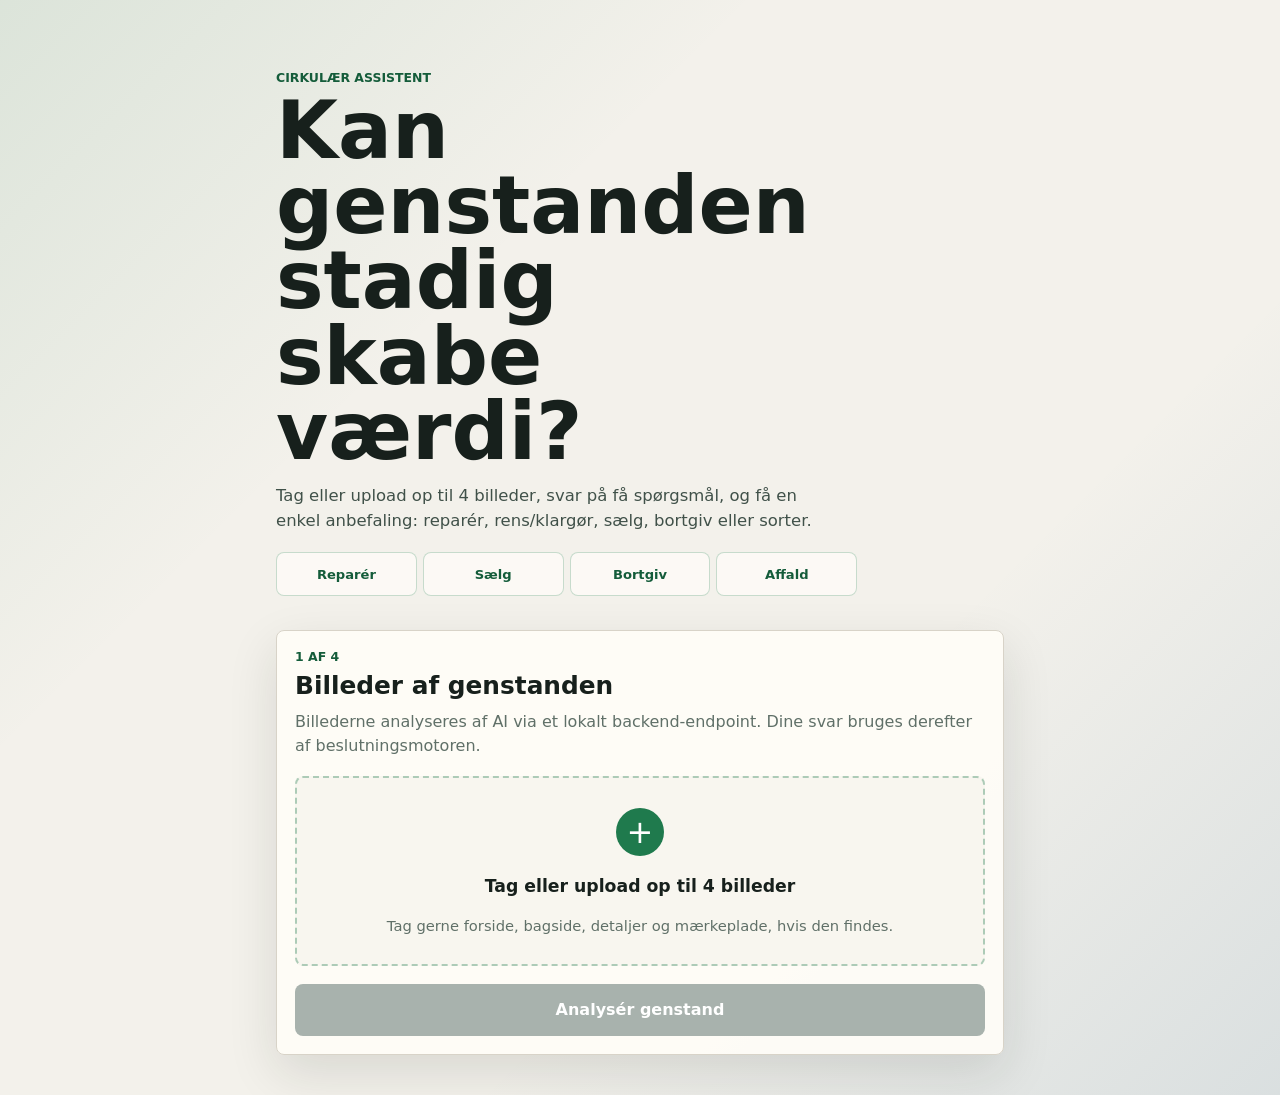
<file: index.html>
<!doctype html>
<html lang="da">
  <head>
    <meta charset="utf-8" />
    <meta name="viewport" content="width=device-width, initial-scale=1" />
    <title>Cirkulær assistent</title>
    <meta
      name="description"
      content="En enkel prototype, der hjælper med at vurdere om en genstand bør repareres, renses, sælges, bortgives eller sorteres som affald."
    />
    <link rel="stylesheet" href="./styles.css" />
  </head>
  <body>
    <main class="app-shell">
      <section class="hero" aria-labelledby="page-title">
        <div>
          <p class="eyebrow">Cirkulær assistent</p>
          <h1 id="page-title">Kan genstanden stadig skabe værdi?</h1>
          <p class="lede">
            Tag eller upload op til 4 billeder, svar på få spørgsmål, og få en enkel anbefaling:
            reparér, rens/klargør, sælg, bortgiv eller sorter.
          </p>
        </div>
        <div class="principle" aria-label="Prioriteret beslutningsflow">
          <span>Reparér</span>
          <span>Sælg</span>
          <span>Bortgiv</span>
          <span>Affald</span>
        </div>
      </section>

      <section class="panel" id="capture-screen" aria-labelledby="capture-title">
        <div class="step-label">1 af 4</div>
        <h2 id="capture-title">Billeder af genstanden</h2>
        <p class="muted">
          Billederne analyseres af AI via et lokalt backend-endpoint. Dine svar bruges
          derefter af beslutningsmotoren.
        </p>

        <label class="drop-zone" for="image-input">
          <input id="image-input" type="file" accept="image/*" capture="environment" multiple />
          <span class="drop-icon" aria-hidden="true">+</span>
          <span class="drop-title">Tag eller upload op til 4 billeder</span>
          <span class="drop-copy">Tag gerne forside, bagside, detaljer og mærkeplade, hvis den findes.</span>
        </label>

        <div class="preview-wrap hidden" id="preview-wrap" aria-label="Valgte billeder"></div>

        <button class="primary-button" id="analyze-button" disabled>
          Analysér genstand
        </button>
        <p class="status-message hidden" id="analysis-status" role="status"></p>
      </section>

      <section class="panel hidden" id="identify-screen" aria-labelledby="identify-title">
        <div class="step-label">2 af 4</div>
        <h2 id="identify-title">Identifikation</h2>
        <div class="analysis-grid">
          <div>
            <span class="field-label">Genstand</span>
            <strong id="object-name">Ukendt genstand</strong>
          </div>
          <div>
            <span class="field-label">Kategori</span>
            <strong id="object-category">Ukendt</strong>
          </div>
          <div>
            <span class="field-label">Producent</span>
            <strong id="object-brand">Ikke fundet</strong>
          </div>
          <div>
            <span class="field-label">Model</span>
            <strong id="object-model">Ikke fundet</strong>
          </div>
          <div>
            <span class="field-label">Synlige fund</span>
            <strong id="object-findings">Ingen sikre fund</strong>
          </div>
          <div>
            <span class="field-label">AI-identifikation</span>
            <strong id="object-confidence">Lav</strong>
          </div>
        </div>
        <div class="notice">
          <strong>AI-vurdering</strong>
          <p id="uncertainty-note">
            Usikre antagelser vises som usikre og bruges ikke som verificerede regler.
          </p>
        </div>
      </section>

      <section class="panel hidden" id="questions-screen" aria-labelledby="questions-title">
        <div class="step-label">3 af 4</div>
        <h2 id="questions-title">Et par hurtige spørgsmål</h2>
        <form id="question-form" class="question-form"></form>
        <p class="status-message error hidden" id="question-status" role="alert"></p>
        <button class="primary-button" id="recommend-button">Få anbefaling</button>
      </section>

      <section class="panel hidden" id="result-screen" aria-labelledby="result-title">
        <div class="step-label">4 af 4</div>
        <h2 id="result-title">Anbefaling</h2>

        <div class="recommendation">
          <span class="action-badge" id="action-badge">Reparér</span>
          <h3 id="result-object">Genstand</h3>
          <p id="result-reasoning"></p>
        </div>

        <div class="decision-path" id="decision-path" aria-label="Beslutningsvej"></div>

        <div class="check-grid" id="check-grid" aria-label="Kontrol af cirkulære muligheder"></div>

        <div class="impact-box" id="impact-box"></div>

        <div class="producer-program hidden" id="producer-program" aria-label="Producentordning"></div>

        <button class="primary-button hidden" id="open-sale-button">Lav salgsforslag</button>
        <button class="primary-button hidden" id="open-action-button">Fortsæt med anbefalingen</button>
        <button class="secondary-button hidden" id="open-waste-button">Gå til affaldssortering</button>

        <div class="waste-box hidden" id="waste-box">
          <span class="field-label">Hvis den ender som affald</span>
          <strong id="waste-category">Generel fraktion</strong>
          <p id="waste-note"></p>
        </div>

        <div class="source-box">
          <strong>Kildeklarhed</strong>
          <p>
            Produktvurderingen er AI-/prototypebaseret. Affaldsvejledning i denne
            version er generel dansk vejledning, ikke kommunespecifik regeldata.
          </p>
        </div>

        <button class="secondary-button" id="restart-button">Start forfra</button>
      </section>
      <section class="panel hidden" id="action-screen" aria-labelledby="action-title">
        <div class="step-label">Næste handling</div>
        <h2 id="action-title">Fortsæt</h2>
        <p class="muted" id="action-intro"></p>
        <div class="sorting-steps" id="action-steps"></div>
        <button class="primary-button" id="action-primary-button"></button>
        <button class="secondary-button" id="action-secondary-button"></button>
        <button class="secondary-button" id="back-from-action-button">Tilbage til anbefaling</button>
      </section>
      <section class="panel hidden" id="sale-screen" aria-labelledby="sale-title">
        <div class="step-label">Salg</div>
        <h2 id="sale-title">Salgsforslag</h2>

        <div class="sale-hero">
          <span class="field-label">Vi er i gang med at sælge</span>
          <strong id="sale-object-name">Genstand</strong>
          <p id="sale-object-details"></p>
        </div>

        <div class="sale-grid">
          <div class="sale-card">
            <span class="field-label">Prisforslag</span>
            <strong id="sale-price">Finder pris...</strong>
            <p id="sale-price-note"></p>
          </div>
          <div class="sale-card">
            <span class="field-label">Søgegrundlag</span>
            <p id="sale-search-note"></p>
            <div class="sale-link-grid">
              <a id="sale-search-link" class="program-link" href="#" target="_blank" rel="noopener">Åbn web-søgning</a>
              <a id="marketplace-search-link" class="program-link" href="#" target="_blank" rel="noopener">Søg på Marketplace</a>
              <a id="reshopper-link" class="program-link hidden" href="https://reshopper.com/da" target="_blank" rel="noopener">Åbn Reshopper</a>
            </div>
          </div>
        </div>

        <div class="sale-card">
          <span class="field-label">Forslag til annoncetekst</span>
          <textarea id="sale-ad-text" rows="8" readonly></textarea>
          <button class="secondary-button" id="copy-ad-button">Kopiér annoncetekst</button>
        </div>

        <div class="sale-card">
          <span class="field-label">Sammenlignelige fund</span>
          <div class="sale-comparables" id="sale-comparables"></div>
        </div>

        <div class="sale-card">
          <span class="field-label">Facebook Marketplace</span>
          <strong>Direkte oprettelse kræver officiel adgang</strong>
          <p id="marketplace-note"></p>
          <a class="program-link" href="https://www.facebook.com/marketplace/create/item" target="_blank" rel="noopener">Opret manuelt på Marketplace</a>
        </div>

        <div class="sale-card hidden" id="reshopper-card">
          <span class="field-label">Reshopper</span>
          <strong>Ekstra salgskanal for børn, mor og bolig</strong>
          <p id="reshopper-note"></p>
          <a id="reshopper-create-link" class="program-link" href="https://reshopper.com/da" target="_blank" rel="noopener">Åbn Reshopper</a>
        </div>

        <button class="secondary-button" id="back-to-result-button">Tilbage til anbefaling</button>
      </section>
      <section class="panel hidden" id="waste-sorting-screen" aria-labelledby="waste-sorting-title">
        <div class="step-label">Affaldssortering</div>
        <h2 id="waste-sorting-title">Sortér genstanden</h2>

        <div class="sorting-result">
          <div>
            <span class="field-label">Identificeret via billeder</span>
            <strong id="sorting-object-name">Genstand</strong>
            <p id="sorting-object-type"></p>
          </div>
          <div class="sorting-confidence">
            <span>Billedgenkendelse</span>
            <meter id="sorting-confidence-meter" min="0" max="100" value="0"></meter>
            <strong id="sorting-confidence-label">Ikke beregnet</strong>
          </div>
        </div>

        <div class="sorting-card location-card-static">
          <div>
            <span>Generel afleveringsvej</span>
            <strong id="sorting-container">Container</strong>
            <small id="sorting-placement">Kontrollér altid lokal skiltning</small>
          </div>
        </div>

        <div class="sorting-card fraction-card-static">
          <span class="sorting-icon" aria-hidden="true">♻</span>
          <div>
            <strong id="sorting-fraction">Fraktion</strong>
            <p id="sorting-note"></p>
          </div>
        </div>

        <div class="sorting-actions" id="sorting-actions" aria-label="Mulige handlinger"></div>
        <div class="sorting-steps" id="sorting-steps" aria-label="Sorteringstrin"></div>

        <div class="sorting-toolbox">
          <button class="secondary-button" id="open-site-panel-button">Find genbrugsplads</button>
          <button class="secondary-button" id="open-sorting-search-button">Søg anden genstand</button>
          <button class="secondary-button" id="back-from-waste-button">Tilbage til anbefaling</button>
        </div>

        <div class="sorting-panel hidden" id="sorting-site-panel">
          <div class="panel-toolbar-inline">
            <h3>Find din genbrugsplads</h3>
            <button type="button" id="close-site-panel-button">Luk</button>
          </div>
          <p>Brug placering eller vælg plads manuelt for at se lokale containerplaceringer.</p>
          <p>Appen har endnu ikke verificerede kommunale data eller adgang til din placering.</p>
          <a class="program-link" id="maps-search-link" href="https://www.google.com/maps/search/genbrugsplads" target="_blank" rel="noopener">Søg efter genbrugsplads på kort</a>
        </div>

        <div class="sorting-panel hidden" id="sorting-search-panel">
          <div class="panel-toolbar-inline">
            <h3>Hurtig manuel søgning</h3>
            <button type="button" id="close-sorting-search-button">Luk</button>
          </div>
          <label class="search-row-static">
            <span>Skriv f.eks. pap, batteri, maling, cykel eller elektronik</span>
            <input id="sorting-search-input" placeholder="Hvad vil du aflevere?" />
          </label>
          <div class="sorting-suggestions" id="sorting-suggestions"></div>
        </div>
      </section>
    </main>

    <script src="./app.js"></script>
  </body>
</html>
</file>
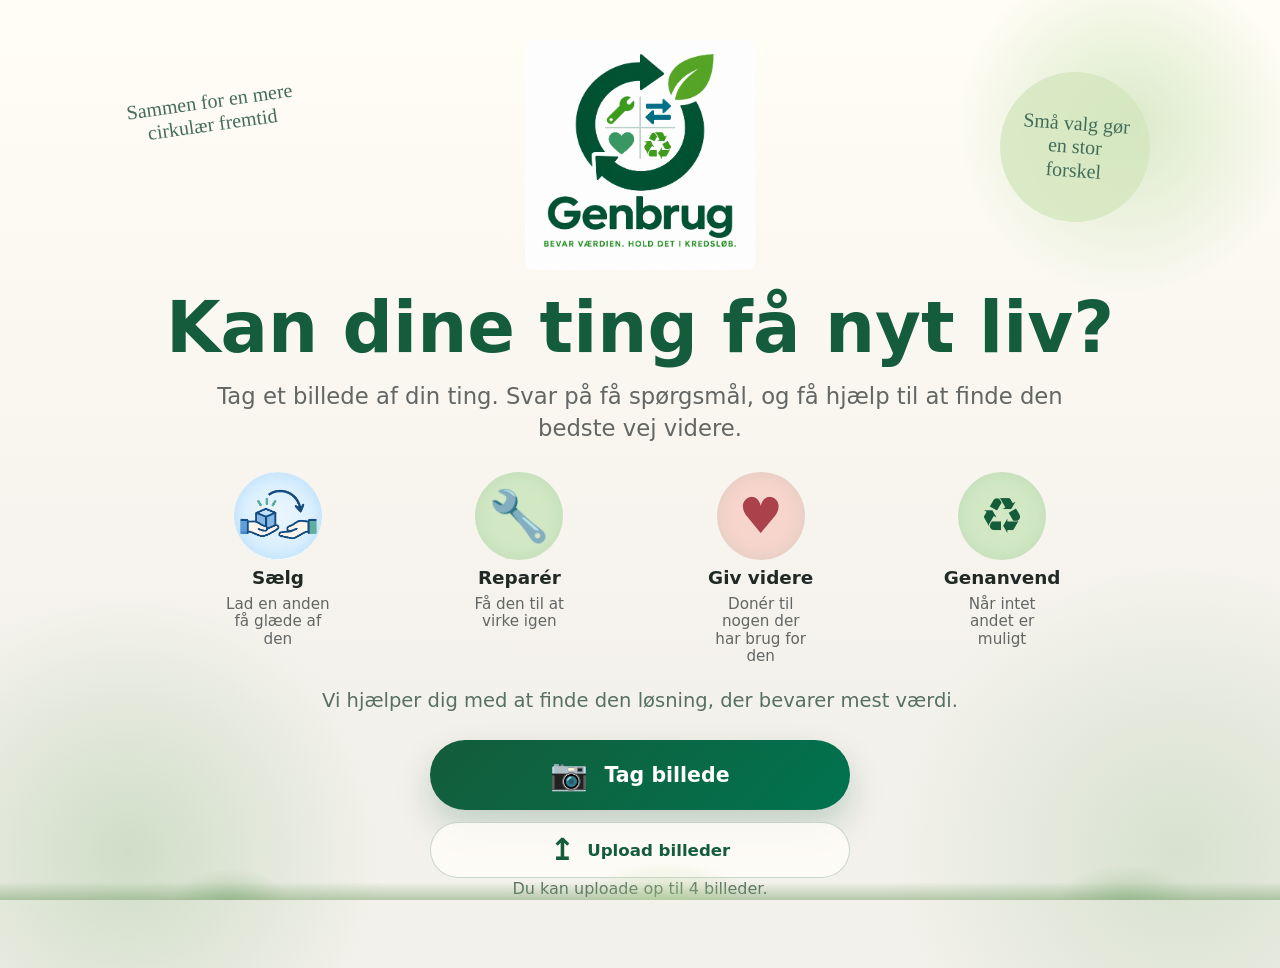
<file: src/App/wwwroot/index.html>
<!doctype html>
<html lang="da">
  <head>
    <meta charset="utf-8" />
    <meta name="viewport" content="width=device-width, initial-scale=1" />
    <title>Cirkulær assistent</title>
    <meta
      name="description"
      content="En enkel prototype, der hjælper med at vurdere om en genstand bør repareres, renses, sælges, bortgives eller sorteres som affald."
    />
    <link rel="stylesheet" href="./styles.css" />
  </head>
  <body>
    <div class="splash-screen" id="splash-screen" aria-label="Cirkulær starter">
      <div class="splash-content">
        <p class="hero-note hero-note-left">Sammen for en mere cirkulær fremtid</p>
        <p class="hero-note hero-note-right">Små valg gør en stor forskel</p>
        <img class="hero-logo" src="./assets/cirkulaer-logo.png" alt="Cirkulær" />
        <h1>Kan dine ting få nyt liv?</h1>
        <p class="lede">
          Tag et billede af din ting. Svar på få spørgsmål, og få hjælp til at finde
          den bedste vej videre.
        </p>
        <div class="front-path" aria-label="Mulige veje videre">
          <div class="front-path-item">
            <span class="front-path-icon front-path-icon-sale" aria-hidden="true"><img src="./assets/sale-symbol.png" alt="" /></span>
            <strong>Sælg</strong>
            <span>Lad en anden få glæde af den</span>
          </div>
          <div class="front-path-item">
            <span class="front-path-icon">🔧</span>
            <strong>Reparér</strong>
            <span>Få den til at virke igen</span>
          </div>
          <div class="front-path-item">
            <span class="front-path-icon front-path-icon-red">♥</span>
            <strong>Giv videre</strong>
            <span>Donér til nogen der har brug for den</span>
          </div>
          <div class="front-path-item">
            <span class="front-path-icon">♻</span>
            <strong>Genanvend</strong>
            <span>Når intet andet er muligt</span>
          </div>
        </div>
        <p class="front-helper">Vi hjælper dig med at finde den løsning, der bevarer mest værdi.</p>
      </div>
    </div>

    <main class="app-shell">
      <section class="hero" aria-labelledby="page-title">
        <p class="hero-note hero-note-left">Sammen for en mere cirkulær fremtid</p>
        <p class="hero-note hero-note-right">Små valg gør en stor forskel</p>
        <div>
          <img class="hero-logo" src="./assets/cirkulaer-logo.png" alt="Cirkulær" />
          <h1 id="page-title">Kan dine ting få nyt liv?</h1>
          <p class="lede">
            Tag et billede af din ting. Svar på få spørgsmål, og få hjælp til at finde
            den bedste vej videre.
          </p>
        </div>
        <div class="front-path" aria-label="Mulige veje videre">
          <div class="front-path-item">
            <span class="front-path-icon front-path-icon-sale" aria-hidden="true"><img src="./assets/sale-symbol.png" alt="" /></span>
            <strong>Sælg</strong>
            <span>Lad en anden få glæde af den</span>
          </div>
          <div class="front-path-item">
            <span class="front-path-icon">🔧</span>
            <strong>Reparér</strong>
            <span>Få den til at virke igen</span>
          </div>
          <div class="front-path-item">
            <span class="front-path-icon front-path-icon-red">♥</span>
            <strong>Giv videre</strong>
            <span>Donér til nogen der har brug for den</span>
          </div>
          <div class="front-path-item">
            <span class="front-path-icon">♻</span>
            <strong>Genanvend</strong>
            <span>Når intet andet er muligt</span>
          </div>
        </div>
        <p class="front-helper">Vi hjælper dig med at finde den løsning, der bevarer mest værdi.</p>
      </section>

      <section class="front-capture" id="capture-screen" aria-labelledby="capture-title">
        <h2 class="visually-hidden" id="capture-title">Billeder af genstanden</h2>

        <div class="image-actions" aria-label="Tilføj billeder">
          <button class="drop-zone" id="open-camera-button" type="button">
            <span class="drop-icon" aria-hidden="true">📷</span>
            <span class="drop-title">Tag billede</span>
          </button>
          <input id="camera-input" type="file" accept="image/*" capture="environment" hidden />

          <label class="upload-choice" for="gallery-input">
            <input id="gallery-input" type="file" accept="image/*" multiple />
            <span class="drop-icon" aria-hidden="true">↥</span>
            <span class="drop-title">Upload billeder</span>
          </label>
        </div>
        <p class="upload-hint">Du kan uploade op til 4 billeder.</p>

        <div class="preview-wrap hidden" id="preview-wrap" aria-label="Valgte billeder"></div>

        <button class="primary-button" id="analyze-button" disabled>
          Analysér genstand
        </button>
        <p class="status-message hidden" id="analysis-status" role="status"></p>
      </section>

      <section class="panel hidden" id="identify-screen" aria-labelledby="identify-title">
        <div class="step-label">2 af 4</div>
        <h2 id="identify-title">Identifikation</h2>
        <div class="analysis-grid">
          <div>
            <span class="field-label">Genstand</span>
            <strong id="object-name">Ukendt genstand</strong>
          </div>
          <div>
            <span class="field-label">Kategori</span>
            <strong id="object-category">Ukendt</strong>
          </div>
          <div>
            <span class="field-label">Producent</span>
            <strong id="object-brand">Ikke fundet</strong>
          </div>
          <div>
            <span class="field-label">Model</span>
            <strong id="object-model">Ikke fundet</strong>
          </div>
          <div>
            <span class="field-label">Synlige fund</span>
            <strong id="object-findings">Ingen sikre fund</strong>
          </div>
          <div>
            <span class="field-label">AI-identifikation</span>
            <strong id="object-confidence">Lav</strong>
          </div>
        </div>
        <div class="notice">
          <strong>AI-vurdering</strong>
          <p id="uncertainty-note">
            Usikre antagelser vises som usikre og bruges ikke som verificerede regler.
          </p>
        </div>
      </section>

      <section class="panel hidden" id="questions-screen" aria-labelledby="questions-title">
        <div class="step-label">3 af 4</div>
        <h2 id="questions-title">Et par hurtige spørgsmål</h2>
        <form id="question-form" class="question-form"></form>
        <p class="status-message error hidden" id="question-status" role="alert"></p>
        <button class="primary-button" id="recommend-button">Få anbefaling</button>
      </section>

      <section class="panel hidden" id="result-screen" aria-labelledby="result-title">
        <div class="step-label">4 af 4</div>
        <h2 id="result-title">Anbefaling</h2>

        <div class="recommendation">
          <span class="action-badge" id="action-badge">Reparér</span>
          <h3 id="result-object">Genstand</h3>
          <p id="result-reasoning"></p>
        </div>

        <div class="decision-path" id="decision-path" aria-label="Beslutningsvej"></div>

        <div class="check-grid" id="check-grid" aria-label="Kontrol af cirkulære muligheder"></div>

        <div class="impact-box" id="impact-box"></div>

        <div class="producer-program hidden" id="producer-program" aria-label="Producentordning"></div>

        <button class="primary-button hidden" id="open-sale-button">Lav salgsforslag</button>
        <button class="primary-button hidden" id="open-action-button">Fortsæt med anbefalingen</button>
        <button class="secondary-button hidden" id="open-waste-button">Gå til affaldssortering</button>

        <div class="waste-box hidden" id="waste-box">
          <span class="field-label">Hvis den ender som affald</span>
          <strong id="waste-category">Generel fraktion</strong>
          <p id="waste-note"></p>
        </div>

        <div class="source-box">
          <strong>Kildeklarhed</strong>
          <p>
            Produktvurderingen er AI-/prototypebaseret. Affaldsvejledning i denne
            version er generel dansk vejledning, ikke kommunespecifik regeldata.
          </p>
        </div>

        <button class="secondary-button" id="restart-button">Start forfra</button>
      </section>
      <section class="panel hidden" id="action-screen" aria-labelledby="action-title">
        <div class="step-label">Næste handling</div>
        <h2 id="action-title">Fortsæt</h2>
        <p class="muted" id="action-intro"></p>
        <div class="sorting-steps" id="action-steps"></div>
        <button class="primary-button" id="action-primary-button"></button>
        <button class="secondary-button" id="action-secondary-button"></button>
        <button class="secondary-button" id="back-from-action-button">Tilbage til anbefaling</button>
      </section>
      <section class="panel hidden" id="sale-screen" aria-labelledby="sale-title">
        <div class="step-label">Salg</div>
        <h2 id="sale-title">Salgsforslag</h2>

        <div class="sale-hero">
          <span class="field-label">Vi er i gang med at sælge</span>
          <strong id="sale-object-name">Genstand</strong>
          <p id="sale-object-details"></p>
        </div>

        <div class="sale-grid">
          <div class="sale-card">
            <span class="field-label">Prisforslag</span>
            <strong id="sale-price">Finder pris...</strong>
            <p id="sale-price-note"></p>
          </div>
          <div class="sale-card">
            <span class="field-label">Søgegrundlag</span>
            <p id="sale-search-note"></p>
            <div class="sale-link-grid">
              <a id="sale-search-link" class="program-link" href="#" data-open-in-app="true">Åbn web-søgning</a>
              <a id="marketplace-search-link" class="program-link" href="#" data-open-in-app="true">Søg på Marketplace</a>
              <a id="reshopper-link" class="program-link hidden" href="https://reshopper.com/da" data-open-in-app="true">Åbn Reshopper</a>
            </div>
          </div>
        </div>

        <section class="sale-photos hidden" id="sale-photos" aria-labelledby="sale-photos-title">
          <h3 id="sale-photos-title">Billeder til annoncen</h3>
          <div class="preview-wrap" id="sale-photo-list"></div>
          <button class="secondary-button hidden" id="share-sale-photos-button" type="button">Del billeder</button>
          <p class="status-message hidden" id="sale-photo-status" role="status"></p>
        </section>

        <div class="sale-card">
          <span class="field-label">Forslag til annoncetekst</span>
          <textarea id="sale-ad-text" rows="8" readonly></textarea>
          <button class="secondary-button" id="copy-ad-button">Kopiér annoncetekst</button>
        </div>

        <div class="sale-card">
          <span class="field-label">Sammenlignelige fund</span>
          <div class="sale-comparables" id="sale-comparables"></div>
        </div>

        <div class="sale-card">
          <span class="field-label">Facebook Marketplace</span>
          <strong>Direkte oprettelse kræver officiel adgang</strong>
          <p id="marketplace-note"></p>
          <a class="program-link" href="https://www.facebook.com/marketplace/create/item" data-open-in-app="true">Opret manuelt på Marketplace</a>
        </div>

        <div class="sale-card hidden" id="reshopper-card">
          <span class="field-label">Reshopper</span>
          <strong>Ekstra salgskanal for børn, mor og bolig</strong>
          <p id="reshopper-note"></p>
          <a id="reshopper-create-link" class="program-link" href="https://reshopper.com/da" data-open-in-app="true">Åbn Reshopper</a>
        </div>

        <button class="secondary-button" id="back-to-result-button">Tilbage til anbefaling</button>
      </section>
      <section class="panel hidden" id="waste-sorting-screen" aria-labelledby="waste-sorting-title">
        <div class="step-label">Affaldssortering</div>
        <h2 id="waste-sorting-title">Sortér genstanden</h2>

        <div class="sorting-result">
          <div>
            <span class="field-label">Identificeret via billeder</span>
            <strong id="sorting-object-name">Genstand</strong>
            <p id="sorting-object-type"></p>
          </div>
          <div class="sorting-confidence">
            <span>Billedgenkendelse</span>
            <meter id="sorting-confidence-meter" min="0" max="100" value="0"></meter>
            <strong id="sorting-confidence-label">Ikke beregnet</strong>
          </div>
        </div>

        <div class="sorting-card location-card-static">
          <div>
            <span>Generel afleveringsvej</span>
            <strong id="sorting-container">Container</strong>
            <small id="sorting-placement">Kontrollér altid lokal skiltning</small>
          </div>
        </div>

        <div class="sorting-card fraction-card-static">
          <span class="sorting-icon" aria-hidden="true">♻</span>
          <div>
            <strong id="sorting-fraction">Fraktion</strong>
            <p id="sorting-note"></p>
          </div>
        </div>

        <div class="sorting-actions" id="sorting-actions" aria-label="Mulige handlinger"></div>
        <div class="sorting-steps" id="sorting-steps" aria-label="Sorteringstrin"></div>

        <div class="sorting-toolbox">
          <button class="secondary-button" id="open-site-panel-button">Find genbrugsplads</button>
          <button class="secondary-button" id="open-sorting-search-button">Søg anden genstand</button>
          <button class="secondary-button" id="back-from-waste-button">Tilbage til anbefaling</button>
        </div>

        <div class="sorting-panel hidden" id="sorting-site-panel">
          <div class="panel-toolbar-inline">
            <h3>Find din genbrugsplads</h3>
            <button type="button" id="close-site-panel-button">Luk</button>
          </div>
          <p>Brug placering eller vælg plads manuelt for at se lokale containerplaceringer.</p>
          <p>Appen har endnu ikke verificerede kommunale data eller adgang til din placering.</p>
          <a class="program-link" id="maps-search-link" href="https://www.google.com/maps/search/genbrugsplads" target="_blank" rel="noopener">Søg efter genbrugsplads på kort</a>
        </div>

        <div class="sorting-panel hidden" id="sorting-search-panel">
          <div class="panel-toolbar-inline">
            <h3>Hurtig manuel søgning</h3>
            <button type="button" id="close-sorting-search-button">Luk</button>
          </div>
          <label class="search-row-static">
            <span>Skriv f.eks. pap, batteri, maling, cykel eller elektronik</span>
            <input id="sorting-search-input" placeholder="Hvad vil du aflevere?" />
          </label>
          <div class="sorting-suggestions" id="sorting-suggestions"></div>
        </div>
      </section>
    </main>

    <dialog class="camera-panel" id="camera-panel" aria-label="Kamera">
      <div class="camera-toolbar">
        <button class="secondary-button camera-back" id="cancel-camera-button" type="button" aria-label="Tilbage til forsiden" title="Tilbage til forsiden">←</button>
        <strong>Kamera</strong>
        <span id="camera-count" role="status">0 af 4 billeder</span>
        <button class="secondary-button" id="close-camera-button" type="button" disabled>Analysér</button>
      </div>
      <video id="camera-preview" autoplay playsinline muted></video>
      <canvas id="camera-canvas" class="hidden"></canvas>
      <div class="camera-actions">
        <p class="camera-hint" id="camera-status" role="status"></p>
        <button class="primary-button" id="capture-photo-button" type="button" disabled>Tag billede</button>
      </div>
    </dialog>

    <div class="external-viewer hidden" id="external-viewer" role="dialog" aria-modal="true" aria-labelledby="external-viewer-title">
      <div class="external-viewer-bar">
        <button type="button" id="external-viewer-close">Luk og tilbage til appen</button>
        <strong id="external-viewer-title">Ekstern side</strong>
        <a id="external-viewer-open" href="#" target="_blank" rel="noopener">Åbn i browser</a>
      </div>
      <iframe id="external-viewer-frame" title="Ekstern side"></iframe>
    </div>

    <script src="./app.js"></script>
  </body>
</html>
</file>
<file: styles.css>
:root {
  --bg: #f3f1eb;
  --ink: #17201c;
  --muted: #607068;
  --panel: #fffdf8;
  --line: #d8d3c8;
  --green: #1f7a4d;
  --green-dark: #145c3a;
  --blue: #245f8f;
  --yellow: #c5841f;
  --red: #9d3d32;
  --shadow: 0 18px 50px rgba(23, 32, 28, 0.12);
}

* {
  box-sizing: border-box;
}

body {
  margin: 0;
  min-height: 100vh;
  background:
    linear-gradient(135deg, rgba(31, 122, 77, 0.11), transparent 32%),
    linear-gradient(315deg, rgba(36, 95, 143, 0.12), transparent 34%),
    var(--bg);
  color: var(--ink);
  font-family:
    Inter, ui-sans-serif, system-ui, -apple-system, BlinkMacSystemFont, "Segoe UI",
    sans-serif;
}

button,
input {
  font: inherit;
}

.app-shell {
  width: min(760px, 100%);
  margin: 0 auto;
  padding: 20px 16px 40px;
}

.hero {
  display: grid;
  gap: 18px;
  min-height: 34vh;
  align-content: end;
  padding: 34px 0 20px;
}

.eyebrow,
.step-label,
.field-label {
  display: block;
  margin: 0 0 8px;
  color: var(--green-dark);
  font-size: 0.78rem;
  font-weight: 800;
  letter-spacing: 0;
  text-transform: uppercase;
}

h1,
h2,
h3,
p {
  margin-top: 0;
}

h1 {
  max-width: 10ch;
  margin-bottom: 14px;
  font-size: clamp(2.45rem, 14vw, 5rem);
  line-height: 0.94;
  letter-spacing: 0;
}

h2 {
  margin-bottom: 10px;
  font-size: 1.55rem;
  line-height: 1.12;
  letter-spacing: 0;
}

h3 {
  margin-bottom: 10px;
  font-size: 1.22rem;
}

.lede {
  max-width: 52ch;
  margin-bottom: 0;
  color: #405149;
  font-size: 1.03rem;
  line-height: 1.55;
}

.principle {
  display: grid;
  grid-template-columns: repeat(5, minmax(0, 1fr));
  gap: 6px;
}

.principle span {
  min-height: 44px;
  display: grid;
  place-items: center;
  border: 1px solid rgba(31, 122, 77, 0.24);
  border-radius: 8px;
  background: rgba(255, 253, 248, 0.72);
  color: var(--green-dark);
  font-size: 0.82rem;
  font-weight: 800;
}

.panel {
  margin-top: 14px;
  padding: 18px;
  border: 1px solid var(--line);
  border-radius: 8px;
  background: rgba(255, 253, 248, 0.92);
  box-shadow: var(--shadow);
}

.muted {
  color: var(--muted);
  line-height: 1.5;
}

.status-message {
  margin: 12px 0 0;
  color: var(--muted);
  line-height: 1.45;
}

.status-message.error {
  color: var(--red);
  font-weight: 700;
}

.drop-zone {
  min-height: 190px;
  display: grid;
  place-items: center;
  gap: 8px;
  margin: 18px 0;
  padding: 24px;
  border: 2px dashed rgba(31, 122, 77, 0.34);
  border-radius: 8px;
  background: #f8f6ef;
  text-align: center;
  cursor: pointer;
}

.drop-zone input {
  position: absolute;
  inline-size: 1px;
  block-size: 1px;
  opacity: 0;
}

.drop-icon {
  width: 48px;
  height: 48px;
  display: grid;
  place-items: center;
  border-radius: 50%;
  background: var(--green);
  color: #fff;
  font-size: 2rem;
  line-height: 1;
}

.drop-title {
  font-size: 1.08rem;
  font-weight: 850;
}

.drop-copy {
  color: var(--muted);
  font-size: 0.92rem;
}

.preview-wrap {
  display: grid;
  grid-template-columns: repeat(2, minmax(0, 1fr));
  gap: 8px;
  margin: 16px 0;
}

.preview-item {
  overflow: hidden;
  margin: 0;
  border: 1px solid var(--line);
  border-radius: 8px;
  background: #e7e2d7;
}

.preview-item img {
  width: 100%;
  aspect-ratio: 4 / 3;
  display: block;
  object-fit: cover;
}

.preview-item figcaption {
  padding: 8px 10px;
  color: var(--muted);
  background: #fffdf8;
  font-size: 0.82rem;
  font-weight: 800;
}

.primary-button,
.secondary-button {
  width: 100%;
  min-height: 52px;
  border: 0;
  border-radius: 8px;
  font-weight: 850;
  cursor: pointer;
}

.primary-button {
  background: var(--green);
  color: #fff;
}

.primary-button:disabled {
  background: #a8b2ad;
  cursor: not-allowed;
}

.secondary-button {
  margin-top: 16px;
  border: 1px solid var(--line);
  background: #fff;
  color: var(--ink);
}

.analysis-grid {
  display: grid;
  gap: 10px;
  margin: 16px 0;
}

.analysis-grid > div,
.notice,
.waste-box,
.source-box,
.option,
.question {
  border: 1px solid var(--line);
  border-radius: 8px;
  background: #fff;
}

.analysis-grid > div {
  padding: 14px;
}

.analysis-grid strong {
  font-size: 1.04rem;
}

.notice,
.waste-box,
.source-box {
  padding: 14px;
}

.notice p,
.waste-box p,
.source-box p {
  margin-bottom: 0;
  color: var(--muted);
  line-height: 1.45;
}

.question-form {
  display: grid;
  gap: 12px;
  margin: 16px 0;
}

.question {
  padding: 14px;
}

.question.question-missing,
.producer-details label.field-missing input {
  border-color: var(--red);
  outline: 2px solid rgba(157, 61, 50, 0.12);
}

.question legend {
  margin-bottom: 10px;
  font-weight: 850;
}

.choice-grid {
  display: grid;
  grid-template-columns: repeat(2, minmax(0, 1fr));
  gap: 8px;
}

.choice-grid label {
  min-height: 44px;
  display: flex;
  align-items: center;
  gap: 8px;
  padding: 10px;
  border: 1px solid var(--line);
  border-radius: 8px;
  background: #fbfaf6;
  color: #2d3933;
  font-weight: 700;
}

.choice-grid input {
  accent-color: var(--green);
}

.question-text-input {
  min-height: 46px;
  width: 100%;
  border: 1px solid var(--line);
  border-radius: 8px;
  background: #fbfaf6;
  color: var(--ink);
  padding: 10px 12px;
}

.choice-grid label.hidden {
  display: none;
}
.producer-details {
  display: grid;
  gap: 10px;
  margin-top: 12px;
  padding-top: 12px;
  border-top: 1px solid var(--line);
}

.producer-details.hidden {
  display: none;
}

.producer-details label {
  display: grid;
  gap: 6px;
  color: var(--green-dark);
  font-size: 0.82rem;
  font-weight: 850;
}

.producer-details input {
  min-height: 46px;
  width: 100%;
  border: 1px solid var(--line);
  border-radius: 8px;
  background: #fbfaf6;
  color: var(--ink);
  padding: 10px 12px;
}

.producer-details input:focus {
  border-color: rgba(31, 122, 77, 0.7);
  outline: 3px solid rgba(31, 122, 77, 0.16);
}

.recommendation {
  margin: 16px 0;
  padding: 18px;
  border-radius: 8px;
  background: #173125;
  color: #fff;
}

.recommendation p {
  margin-bottom: 0;
  color: rgba(255, 255, 255, 0.82);
  line-height: 1.5;
}

.recommendation.clickable {
  cursor: pointer;
}

.recommendation.clickable:hover {
  outline: 3px solid rgba(31, 122, 77, 0.22);
}

.action-badge {
  display: inline-flex;
  margin-bottom: 14px;
  padding: 6px 10px;
  border-radius: 999px;
  background: #d9f2df;
  color: #173125;
  font-size: 0.82rem;
  font-weight: 900;
  text-transform: uppercase;
}

.action-badge.clean {
  background: #e8f4d9;
  color: #4f691e;
}

.action-badge.sell {
  background: #dbeafe;
  color: var(--blue);
}

.action-badge.donate {
  background: #fff1cc;
  color: #7b520f;
}

.action-badge.waste {
  background: #ffe0dc;
  color: var(--red);
}

.options-list {
  display: grid;
  gap: 10px;
  margin: 16px 0;
}

.option {
  display: grid;
  grid-template-columns: auto 1fr;
  gap: 12px;
  padding: 14px;
}

.option-number {
  width: 28px;
  height: 28px;
  display: grid;
  place-items: center;
  border-radius: 50%;
  background: #ecf5ee;
  color: var(--green-dark);
  font-weight: 900;
}

.option p {
  margin: 3px 0 0;
  color: var(--muted);
  line-height: 1.4;
}

.hidden {
  display: none;
}

@media (min-width: 680px) {
  .app-shell {
    padding-top: 36px;
  }

  .hero {
    min-height: 30vh;
  }

  .analysis-grid {
    grid-template-columns: repeat(3, minmax(0, 1fr));
  }
}

.decision-path,
.check-grid,
.impact-box {
  margin: 16px 0;
}

.decision-path {
  display: flex;
  flex-wrap: wrap;
  gap: 8px;
  align-items: center;
}

.path-pill {
  min-height: 34px;
  display: inline-flex;
  align-items: center;
  border: 1px solid rgba(31, 122, 77, 0.22);
  border-radius: 999px;
  padding: 7px 10px;
  background: #f2f8f3;
  color: var(--green-dark);
  font-size: 0.86rem;
  font-weight: 850;
}

.path-arrow {
  color: var(--muted);
  font-weight: 850;
}

.check-grid {
  display: grid;
  gap: 8px;
}

.check-item,
.impact-box {
  border: 1px solid var(--line);
  border-radius: 8px;
  background: #fff;
  padding: 14px;
}

.check-item {
  display: grid;
  grid-template-columns: 1fr auto;
  gap: 8px;
}

.check-item p,
.impact-box p {
  grid-column: 1 / -1;
  margin: 2px 0 0;
  color: var(--muted);
  line-height: 1.4;
}

.check-status {
  align-self: start;
  border-radius: 999px;
  padding: 4px 8px;
  background: #eef2ec;
  color: #3c473f;
  font-size: 0.75rem;
  font-weight: 850;
}

.check-status.yes {
  background: #dcf5e3;
  color: var(--green-dark);
}

.impact-metrics {
  display: grid;
  grid-template-columns: repeat(2, minmax(0, 1fr));
  gap: 8px;
  margin-bottom: 8px;
}

.impact-metrics div {
  border-radius: 8px;
  background: #f8f6ef;
  padding: 10px;
}

.impact-metrics span {
  display: block;
  color: var(--muted);
  font-size: 0.78rem;
  font-weight: 800;
  text-transform: uppercase;
}

.impact-metrics strong {
  display: block;
  margin-top: 4px;
}
.producer-program {
  margin: 16px 0;
  border: 1px solid rgba(36, 95, 143, 0.26);
  border-radius: 8px;
  background: #f7fbff;
  padding: 14px;
}

.producer-program h3 {
  margin-bottom: 8px;
}

.producer-program p {
  color: var(--muted);
  line-height: 1.45;
}

.program-checks {
  display: grid;
  gap: 8px;
  margin: 12px 0;
  padding: 0;
  list-style: none;
}

.program-checks li {
  display: flex;
  align-items: center;
  gap: 8px;
  color: #2d3933;
  font-weight: 750;
}

.program-check {
  width: 24px;
  height: 24px;
  display: grid;
  place-items: center;
  border-radius: 50%;
  background: #eef2ec;
  color: var(--muted);
  font-weight: 900;
}

.program-check.yes {
  background: #dcf5e3;
  color: var(--green-dark);
}

.program-check.no {
  background: #ffe0dc;
  color: var(--red);
}

.program-comparison {
  display: grid;
  gap: 8px;
  margin: 12px 0;
}

.program-comparison div {
  border: 1px solid var(--line);
  border-radius: 8px;
  background: #fff;
  padding: 10px;
}

.program-comparison span {
  display: block;
  color: var(--muted);
  font-size: 0.78rem;
  font-weight: 800;
  text-transform: uppercase;
}

.program-link {
  min-height: 46px;
  display: inline-flex;
  align-items: center;
  justify-content: center;
  width: 100%;
  border-radius: 8px;
  background: var(--blue);
  color: #fff;
  font-weight: 850;
  text-decoration: none;
}

.program-source {
  margin: 10px 0 0;
  font-size: 0.88rem;
}





.sale-hero,
.sale-card {
  margin: 16px 0;
  border: 1px solid var(--line);
  border-radius: 8px;
  background: #fff;
  padding: 14px;
}

.sale-hero strong {
  display: block;
  font-size: 1.35rem;
  line-height: 1.2;
}

.sale-hero p,
.sale-card p {
  margin: 8px 0 0;
  color: var(--muted);
  line-height: 1.45;
}

.sale-grid {
  display: grid;
  gap: 10px;
}

.sale-card > strong {
  display: block;
  font-size: 1.1rem;
}

.sale-card textarea {
  min-height: 180px;
  width: 100%;
  resize: vertical;
  border: 1px solid var(--line);
  border-radius: 8px;
  background: #fbfaf6;
  color: var(--ink);
  padding: 12px;
  line-height: 1.45;
}

@media (min-width: 680px) {
  .sale-grid {
    grid-template-columns: repeat(2, minmax(0, 1fr));
  }
}


.sale-link-grid {
  display: grid;
  gap: 8px;
  margin-top: 12px;
}

.sorting-result,
.sorting-card,
.sorting-panel {
  margin: 16px 0;
  border: 1px solid var(--line);
  border-radius: 8px;
  background: #fff;
  padding: 14px;
}

.sale-comparables {
  display: grid;
  gap: 8px;
  margin-top: 10px;
}

.sale-comparable {
  display: grid;
  grid-template-columns: 1fr auto;
  gap: 12px;
  align-items: center;
  border: 1px solid var(--line);
  border-radius: 8px;
  padding: 10px;
  color: var(--ink);
  text-decoration: none;
}

.sale-comparable span {
  color: var(--muted);
  line-height: 1.35;
}

.sorting-result {
  display: grid;
  gap: 12px;
}

.sorting-result strong {
  display: block;
  font-size: 1.28rem;
  line-height: 1.2;
}

.sorting-result p,
.sorting-card p,
.sorting-panel p {
  margin: 6px 0 0;
  color: var(--muted);
  line-height: 1.45;
}

.sorting-confidence {
  display: grid;
  grid-template-columns: auto 1fr auto;
  gap: 8px;
  align-items: center;
}

.location-card-static {
  display: grid;
  gap: 4px;
}

.location-card-static span,
.location-card-static small {
  color: var(--muted);
}

.location-card-static strong,
.fraction-card-static strong {
  display: block;
  color: var(--ink);
}

.fraction-card-static {
  display: grid;
  grid-template-columns: auto 1fr;
  gap: 10px;
  align-items: start;
}

.sorting-icon,
.sorting-action-icon {
  width: 34px;
  height: 34px;
  display: grid;
  place-items: center;
  border-radius: 50%;
  background: #ecf5ee;
  color: var(--green-dark);
  font-weight: 900;
}

.sorting-actions,
.sorting-steps,
.sorting-toolbox,
.sorting-suggestions,
.site-facts-static {
  display: grid;
  gap: 8px;
  margin: 16px 0;
}

.sorting-actions button,
.sorting-suggestions button {
  min-height: 56px;
  display: grid;
  grid-template-columns: auto 1fr;
  gap: 10px;
  align-items: center;
  width: 100%;
  border: 1px solid var(--line);
  border-radius: 8px;
  background: #fbfaf6;
  color: var(--ink);
  padding: 10px;
  text-align: left;
  cursor: pointer;
}

.sorting-actions span:not(.sorting-action-icon),
.sorting-suggestions span:not(.sorting-icon) {
  display: grid;
  gap: 2px;
}

.sorting-actions small,
.sorting-suggestions small {
  color: var(--muted);
}

.sorting-steps div,
.site-facts-static div {
  border: 1px solid var(--line);
  border-radius: 8px;
  background: #fbfaf6;
  padding: 10px;
}

.sorting-steps div {
  display: flex;
  gap: 8px;
  align-items: center;
  color: #42554b;
}

.sorting-steps div span:first-child {
  color: var(--green-dark);
  font-weight: 900;
}

.panel-toolbar-inline {
  display: grid;
  grid-template-columns: 1fr auto;
  gap: 10px;
  align-items: center;
}

.panel-toolbar-inline h3 {
  margin: 0;
}

.panel-toolbar-inline button {
  min-height: 38px;
  border: 1px solid var(--line);
  border-radius: 8px;
  background: #fff;
  color: var(--ink);
  padding: 0 12px;
  font-weight: 750;
  cursor: pointer;
}

.search-row-static {
  display: grid;
  gap: 8px;
  margin-top: 12px;
}

.search-row-static span,
.site-facts-static dt {
  color: var(--muted);
}

.search-row-static input,
.sorting-panel select {
  min-height: 46px;
  width: 100%;
  border: 1px solid var(--line);
  border-radius: 8px;
  background: #fbfaf6;
  color: var(--ink);
  padding: 10px 12px;
}

.site-facts-static {
  grid-template-columns: repeat(2, minmax(0, 1fr));
}

.site-facts-static dd {
  margin: 4px 0 0;
  font-weight: 850;
}
</file>
<file: src/App/wwwroot/styles.css>
:root {
  --bg: #f3f1eb;
  --ink: #17201c;
  --muted: #607068;
  --panel: #fffdf8;
  --line: #d8d3c8;
  --green: #1f7a4d;
  --green-dark: #145c3a;
  --blue: #245f8f;
  --yellow: #c5841f;
  --red: #9d3d32;
  --shadow: 0 18px 50px rgba(23, 32, 28, 0.12);
}

* {
  box-sizing: border-box;
}

body {
  margin: 0;
  min-height: 100vh;
  background:
    radial-gradient(circle at 10% 88%, rgba(132, 178, 124, 0.32), transparent 18%),
    radial-gradient(circle at 92% 88%, rgba(132, 178, 124, 0.25), transparent 20%),
    radial-gradient(circle at 88% 13%, rgba(205, 227, 185, 0.72), transparent 12%),
    linear-gradient(180deg, #fffdf4, var(--bg) 74%),
    var(--bg);
  color: var(--ink);
  font-family:
    Inter, ui-sans-serif, system-ui, -apple-system, BlinkMacSystemFont, "Segoe UI",
    sans-serif;
}

body.viewer-open {
  overflow: hidden;
}

button,
input {
  font: inherit;
}

.visually-hidden {
  position: absolute;
  width: 1px;
  height: 1px;
  overflow: hidden;
  clip: rect(0 0 0 0);
  clip-path: inset(50%);
  white-space: nowrap;
}

.splash-screen {
  position: fixed;
  inset: 0;
  z-index: 1000;
  overflow: hidden auto;
  padding: 20px 18px;
  background:
    radial-gradient(circle at 10% 88%, rgba(132, 178, 124, 0.32), transparent 18%),
    radial-gradient(circle at 92% 88%, rgba(132, 178, 124, 0.25), transparent 20%),
    radial-gradient(circle at 88% 13%, rgba(205, 227, 185, 0.72), transparent 12%),
    linear-gradient(180deg, #fffdf4, var(--bg) 74%),
    var(--bg);
  opacity: 1;
  visibility: visible;
  transition:
    opacity 320ms ease,
    visibility 320ms ease;
}

.splash-screen.is-hidden {
  opacity: 0;
  visibility: hidden;
  pointer-events: none;
}

.splash-content {
  position: relative;
  width: min(1080px, 100%);
  min-height: calc(100vh - 40px);
  margin: 0 auto;
  display: grid;
  align-content: center;
  gap: 22px;
  text-align: center;
}

.splash-content .hero-logo {
  width: min(230px, 54vw);
  margin-bottom: 18px;
}

.splash-content .front-path {
  margin-top: 0;
}

.app-shell {
  width: min(1080px, 100%);
  margin: 0 auto;
  padding: 20px 18px 40px;
}

.hero {
  position: relative;
  display: grid;
  gap: 22px;
  padding: 10px 0 12px;
  text-align: center;
}

.hero-logo {
  display: block;
  width: min(230px, 54vw);
  height: auto;
  margin: 0 auto 22px;
  border-radius: 8px;
}

.hero-note {
  position: absolute;
  display: none;
  max-width: 170px;
  margin: 0;
  color: #436c59;
  font-family: "Segoe Print", "Comic Sans MS", cursive;
  font-size: 1.25rem;
  line-height: 1.16;
}

.hero-note-left {
  top: 54px;
  left: 8px;
  transform: rotate(-8deg);
}

.hero-note-right {
  top: 36px;
  right: 12px;
  width: 150px;
  min-height: 150px;
  display: none;
  place-items: center;
  padding: 18px;
  border-radius: 50%;
  background: rgba(212, 231, 190, 0.78);
  transform: rotate(4deg);
}

.eyebrow,
.step-label,
.field-label {
  display: block;
  margin: 0 0 8px;
  color: var(--green-dark);
  font-size: 0.78rem;
  font-weight: 800;
  letter-spacing: 0;
  text-transform: uppercase;
}

h1,
h2,
h3,
p {
  margin-top: 0;
}

h1 {
  max-width: 100%;
  margin-bottom: 14px;
  color: var(--green-dark);
  font-size: clamp(1.12rem, 5.5vw, 4.4rem);
  line-height: 1.05;
  letter-spacing: 0;
  white-space: nowrap;
}

h2 {
  margin-bottom: 10px;
  font-size: 1.55rem;
  line-height: 1.12;
  letter-spacing: 0;
}

h3 {
  margin-bottom: 10px;
  font-size: 1.22rem;
}

.lede {
  max-width: 64ch;
  margin: 0 auto;
  color: #626664;
  font-size: clamp(1rem, 2.1vw, 1.42rem);
  line-height: 1.42;
}

.front-path {
  display: grid;
  grid-template-columns: repeat(4, minmax(0, 1fr));
  gap: clamp(8px, 2vw, 28px);
  align-items: start;
  margin: 6px auto 0;
  width: min(940px, 100%);
}

.front-path-item {
  display: grid;
  justify-items: center;
  gap: 8px;
  min-width: 0;
  color: #202926;
}

.front-path-icon {
  width: clamp(54px, 10vw, 88px);
  aspect-ratio: 1;
  display: grid;
  place-items: center;
  border-radius: 50%;
  background: rgba(204, 231, 190, 0.86);
  color: var(--green-dark);
  font-size: clamp(1.8rem, 4.4vw, 3.1rem);
  font-weight: 900;
  box-shadow: inset 0 0 18px rgba(31, 122, 77, 0.1);
}

.front-path-icon-blue {
  background: rgba(206, 224, 243, 0.95);
  color: var(--blue);
}

.front-path-icon-red {
  background: rgba(247, 212, 204, 0.95);
  color: #aa414b;
}

.front-path-icon-sale {
  position: relative;
  overflow: hidden;
  background: #c9e9fc;
  box-shadow: none;
}

/* Show only the circular symbol from the supplied artwork. */
.front-path-icon-sale img {
  position: absolute;
  width: 191.16%;
  max-width: none;
  height: auto;
  left: -45.58%;
  top: -19.66%;
}

.front-path-item strong {
  font-size: clamp(0.86rem, 1.9vw, 1.15rem);
  line-height: 1.05;
}

.front-path-item span:last-child {
  max-width: 11ch;
  color: #626664;
  font-size: clamp(0.72rem, 1.7vw, 0.95rem);
  line-height: 1.15;
}

.front-helper,
.upload-hint {
  margin: 0;
  color: #587064;
  text-align: center;
  line-height: 1.35;
}

.front-helper {
  font-size: clamp(0.98rem, 2vw, 1.22rem);
}

.panel {
  width: min(760px, 100%);
  margin-top: 14px;
  margin-right: auto;
  margin-left: auto;
  padding: 18px;
  border: 1px solid var(--line);
  border-radius: 8px;
  background: rgba(255, 253, 248, 0.92);
  box-shadow: var(--shadow);
}

.muted {
  color: var(--muted);
  line-height: 1.5;
}

.status-message {
  margin: 12px 0 0;
  color: var(--muted);
  line-height: 1.45;
}

.status-message.error {
  color: var(--red);
  font-weight: 700;
}

.image-actions {
  display: grid;
  gap: 12px;
  width: min(420px, 100%);
  margin: 0 auto;
}

.front-capture {
  position: relative;
  width: min(420px, 100%);
  margin: 14px auto 0;
  padding-bottom: 28px;
}

.front-capture .primary-button {
  margin-top: 16px;
}

.front-capture .primary-button:disabled {
  display: none;
}

.front-capture input[type="file"] {
  position: absolute;
  inline-size: 1px;
  block-size: 1px;
  opacity: 0;
}

.front-capture::after {
  content: "";
  position: fixed;
  left: 0;
  right: 0;
  bottom: 0;
  z-index: 0;
  height: 64px;
  pointer-events: none;
  background:
    radial-gradient(80px 44px at 18% 100%, rgba(112, 161, 104, 0.35), transparent 70%),
    radial-gradient(120px 56px at 52% 100%, rgba(178, 213, 142, 0.36), transparent 70%),
    radial-gradient(96px 50px at 88% 100%, rgba(112, 161, 104, 0.32), transparent 70%),
    linear-gradient(0deg, rgba(119, 161, 106, 0.5), transparent 18px);
}

.drop-zone {
  min-height: 70px;
  display: grid;
  grid-template-columns: auto auto;
  justify-content: center;
  align-items: center;
  gap: 16px;
  padding: 16px 24px;
  border: 0;
  border-radius: 999px;
  background: linear-gradient(135deg, var(--green-dark), #00734f);
  color: #fff;
  text-align: center;
  cursor: pointer;
  box-shadow: 0 16px 34px rgba(20, 92, 58, 0.22);
}

.drop-zone:disabled {
  background: #a8b2ad;
  cursor: not-allowed;
  box-shadow: none;
}

.upload-choice {
  min-height: 56px;
  display: grid;
  grid-template-columns: auto auto;
  justify-content: center;
  align-items: center;
  gap: 12px;
  padding: 12px 18px;
  border: 1px solid rgba(20, 92, 58, 0.22);
  border-radius: 999px;
  background: rgba(255, 253, 248, 0.82);
  color: var(--green-dark);
  text-align: center;
  cursor: pointer;
}

.upload-choice input {
  position: absolute;
  inline-size: 1px;
  block-size: 1px;
  opacity: 0;
}

.drop-icon {
  display: grid;
  place-items: center;
  color: inherit;
  font-size: 1.9rem;
  font-weight: 900;
  line-height: 1;
}

.drop-title {
  font-size: 1.28rem;
  font-weight: 850;
}

.upload-choice .drop-title {
  font-size: 1.04rem;
}

.camera-panel {
  position: fixed;
  inset: 0;
  width: 100%;
  max-width: none;
  height: 100vh;
  height: 100dvh;
  max-height: none;
  display: grid;
  grid-template-rows: auto minmax(0, 1fr) auto;
  gap: 12px;
  margin: 0;
  padding: max(12px, env(safe-area-inset-top)) max(12px, env(safe-area-inset-right)) max(12px, env(safe-area-inset-bottom)) max(12px, env(safe-area-inset-left));
  border: 0;
  overflow: hidden;
  background: #102219;
  color: #fff;
}

.camera-panel:not([open]) {
  display: none;
}

body.camera-open {
  overflow: hidden;
}

.camera-toolbar {
  display: flex;
  align-items: center;
  justify-content: space-between;
  gap: 8px;
  flex-wrap: wrap;
}

.camera-toolbar .secondary-button {
  width: auto;
  margin: 0;
}

.camera-toolbar .camera-back {
  width: 44px;
  height: 44px;
  padding: 0;
  font-size: 1.5rem;
}

.camera-toolbar .secondary-button:disabled {
  opacity: 0.5;
  cursor: not-allowed;
}

.camera-panel video {
  width: 100%;
  height: 100%;
  min-height: 0;
  display: block;
  background: #102219;
  object-fit: contain;
}

.camera-actions {
  display: grid;
  gap: 8px;
  width: min(420px, 100%);
  justify-self: center;
}

.camera-actions .primary-button,
.camera-actions .secondary-button {
  margin-top: 0;
}

.camera-hint {
  margin: 0;
  min-height: 1.35em;
  color: #fff;
  font-size: 0.9rem;
  line-height: 1.35;
  text-align: center;
}

.preview-wrap {
  display: grid;
  grid-template-columns: repeat(2, minmax(0, 1fr));
  gap: 8px;
  margin: 16px 0;
}

.preview-item {
  position: relative;
  overflow: hidden;
  margin: 0;
  border: 1px solid var(--line);
  border-radius: 8px;
  background: #e7e2d7;
}

.preview-item img {
  width: 100%;
  aspect-ratio: 4 / 3;
  display: block;
  object-fit: cover;
}

.preview-item figcaption {
  padding: 8px 10px;
  color: var(--muted);
  background: #fffdf8;
  font-size: 0.82rem;
  font-weight: 800;
}

.preview-remove {
  position: absolute;
  top: 8px;
  right: 8px;
  width: 34px;
  height: 34px;
  display: grid;
  place-items: center;
  border: 0;
  border-radius: 50%;
  background: rgba(23, 32, 28, 0.78);
  color: #fff;
  font-size: 1.35rem;
  font-weight: 850;
  line-height: 1;
  cursor: pointer;
}

.primary-button,
.secondary-button {
  width: 100%;
  min-height: 52px;
  border: 0;
  border-radius: 8px;
  font-weight: 850;
  cursor: pointer;
}

.primary-button {
  background: var(--green);
  color: #fff;
}

.primary-button:disabled {
  background: #a8b2ad;
  cursor: not-allowed;
}

.secondary-button {
  margin-top: 16px;
  border: 1px solid var(--line);
  background: #fff;
  color: var(--ink);
}

.analysis-grid {
  display: grid;
  gap: 10px;
  margin: 16px 0;
}

.analysis-grid > div,
.notice,
.waste-box,
.source-box,
.option,
.question {
  border: 1px solid var(--line);
  border-radius: 8px;
  background: #fff;
}

.analysis-grid > div {
  padding: 14px;
}

.analysis-grid strong {
  font-size: 1.04rem;
}

.notice,
.waste-box,
.source-box {
  padding: 14px;
}

.notice p,
.waste-box p,
.source-box p {
  margin-bottom: 0;
  color: var(--muted);
  line-height: 1.45;
}

.question-form {
  display: grid;
  gap: 12px;
  margin: 16px 0;
}

.question {
  padding: 14px;
}

.question.question-missing,
.producer-details label.field-missing input {
  border-color: var(--red);
  outline: 2px solid rgba(157, 61, 50, 0.12);
}

.question legend {
  margin-bottom: 10px;
  font-weight: 850;
}

.choice-grid {
  display: grid;
  grid-template-columns: repeat(2, minmax(0, 1fr));
  gap: 8px;
}

.choice-grid label {
  min-height: 44px;
  display: flex;
  align-items: center;
  gap: 8px;
  padding: 10px;
  border: 1px solid var(--line);
  border-radius: 8px;
  background: #fbfaf6;
  color: #2d3933;
  font-weight: 700;
}

.choice-grid input {
  accent-color: var(--green);
}

.question-text-input {
  min-height: 46px;
  width: 100%;
  border: 1px solid var(--line);
  border-radius: 8px;
  background: #fbfaf6;
  color: var(--ink);
  padding: 10px 12px;
}

.choice-grid label.hidden {
  display: none;
}
.producer-details {
  display: grid;
  gap: 10px;
  margin-top: 12px;
  padding-top: 12px;
  border-top: 1px solid var(--line);
}

.producer-details.hidden {
  display: none;
}

.producer-details label {
  display: grid;
  gap: 6px;
  color: var(--green-dark);
  font-size: 0.82rem;
  font-weight: 850;
}

.producer-details input {
  min-height: 46px;
  width: 100%;
  border: 1px solid var(--line);
  border-radius: 8px;
  background: #fbfaf6;
  color: var(--ink);
  padding: 10px 12px;
}

.producer-details input:focus {
  border-color: rgba(31, 122, 77, 0.7);
  outline: 3px solid rgba(31, 122, 77, 0.16);
}

.recommendation {
  margin: 16px 0;
  padding: 18px;
  border-radius: 8px;
  background: #173125;
  color: #fff;
}

.recommendation p {
  margin-bottom: 0;
  color: rgba(255, 255, 255, 0.82);
  line-height: 1.5;
}

.recommendation.clickable {
  cursor: pointer;
}

.recommendation.clickable:hover {
  outline: 3px solid rgba(31, 122, 77, 0.22);
}

.action-badge {
  display: inline-flex;
  margin-bottom: 14px;
  padding: 6px 10px;
  border-radius: 999px;
  background: #d9f2df;
  color: #173125;
  font-size: 0.82rem;
  font-weight: 900;
  text-transform: uppercase;
}

.action-badge.clean {
  background: #e8f4d9;
  color: #4f691e;
}

.action-badge.sell {
  background: #dbeafe;
  color: var(--blue);
}

.action-badge.donate {
  background: #fff1cc;
  color: #7b520f;
}

.action-badge.waste {
  background: #ffe0dc;
  color: var(--red);
}

.options-list {
  display: grid;
  gap: 10px;
  margin: 16px 0;
}

.option {
  display: grid;
  grid-template-columns: auto 1fr;
  gap: 12px;
  padding: 14px;
}

.option-number {
  width: 28px;
  height: 28px;
  display: grid;
  place-items: center;
  border-radius: 50%;
  background: #ecf5ee;
  color: var(--green-dark);
  font-weight: 900;
}

.option p {
  margin: 3px 0 0;
  color: var(--muted);
  line-height: 1.4;
}

.hidden {
  display: none;
}

@media (max-width: 520px) {
  .hero,
  .splash-content {
    padding-top: 8px;
  }

  .hero-logo,
  .splash-content .hero-logo {
    width: min(190px, 48vw);
    margin-bottom: 18px;
  }

  .hero-note-left,
  .hero-note-right {
    display: grid;
    font-size: clamp(0.62rem, 2.7vw, 0.86rem);
    line-height: 1.12;
  }

  .hero-note-left {
    top: 22px;
    left: 0;
    max-width: 92px;
  }

  .hero-note-right {
    top: 10px;
    right: 0;
    width: 86px;
    min-height: 86px;
    padding: 10px;
  }

  .front-path {
    gap: 6px;
  }

  .front-path-item span:last-child {
    display: none;
  }
}

@media (min-width: 680px) {
  .app-shell {
    padding-top: 36px;
  }

  .hero {
    padding-top: 4px;
  }

  .hero-note-left,
  .hero-note-right {
    display: grid;
  }

  .analysis-grid {
    grid-template-columns: repeat(3, minmax(0, 1fr));
  }
}

.decision-path,
.check-grid,
.impact-box {
  margin: 16px 0;
}

.decision-path {
  display: flex;
  flex-wrap: wrap;
  gap: 8px;
  align-items: center;
}

.path-pill {
  min-height: 34px;
  display: inline-flex;
  align-items: center;
  border: 1px solid rgba(31, 122, 77, 0.22);
  border-radius: 999px;
  padding: 7px 10px;
  background: #f2f8f3;
  color: var(--green-dark);
  font-size: 0.86rem;
  font-weight: 850;
}

.path-arrow {
  color: var(--muted);
  font-weight: 850;
}

.check-grid {
  display: grid;
  gap: 8px;
}

.check-item,
.impact-box {
  border: 1px solid var(--line);
  border-radius: 8px;
  background: #fff;
  padding: 14px;
}

.check-item {
  display: grid;
  grid-template-columns: 1fr auto;
  gap: 8px;
}

.check-item p,
.impact-box p {
  grid-column: 1 / -1;
  margin: 2px 0 0;
  color: var(--muted);
  line-height: 1.4;
}

.check-status {
  align-self: start;
  border-radius: 999px;
  padding: 4px 8px;
  background: #eef2ec;
  color: #3c473f;
  font-size: 0.75rem;
  font-weight: 850;
}

.check-status.yes {
  background: #dcf5e3;
  color: var(--green-dark);
}

.impact-metrics {
  display: grid;
  grid-template-columns: repeat(2, minmax(0, 1fr));
  gap: 8px;
  margin-bottom: 8px;
}

.impact-metrics div {
  border-radius: 8px;
  background: #f8f6ef;
  padding: 10px;
}

.impact-metrics span {
  display: block;
  color: var(--muted);
  font-size: 0.78rem;
  font-weight: 800;
  text-transform: uppercase;
}

.impact-metrics strong {
  display: block;
  margin-top: 4px;
}
.producer-program {
  margin: 16px 0;
  border: 1px solid rgba(36, 95, 143, 0.26);
  border-radius: 8px;
  background: #f7fbff;
  padding: 14px;
}

.producer-program h3 {
  margin-bottom: 8px;
}

.producer-program p {
  color: var(--muted);
  line-height: 1.45;
}

.program-checks {
  display: grid;
  gap: 8px;
  margin: 12px 0;
  padding: 0;
  list-style: none;
}

.program-checks li {
  display: flex;
  align-items: center;
  gap: 8px;
  color: #2d3933;
  font-weight: 750;
}

.program-check {
  width: 24px;
  height: 24px;
  display: grid;
  place-items: center;
  border-radius: 50%;
  background: #eef2ec;
  color: var(--muted);
  font-weight: 900;
}

.program-check.yes {
  background: #dcf5e3;
  color: var(--green-dark);
}

.program-check.no {
  background: #ffe0dc;
  color: var(--red);
}

.program-comparison {
  display: grid;
  gap: 8px;
  margin: 12px 0;
}

.program-comparison div {
  border: 1px solid var(--line);
  border-radius: 8px;
  background: #fff;
  padding: 10px;
}

.program-comparison span {
  display: block;
  color: var(--muted);
  font-size: 0.78rem;
  font-weight: 800;
  text-transform: uppercase;
}

.program-link {
  min-height: 46px;
  display: inline-flex;
  align-items: center;
  justify-content: center;
  width: 100%;
  border-radius: 8px;
  background: var(--blue);
  color: #fff;
  font-weight: 850;
  text-decoration: none;
}

.program-source {
  margin: 10px 0 0;
  font-size: 0.88rem;
}





.sale-hero,
.sale-card {
  margin: 16px 0;
  border: 1px solid var(--line);
  border-radius: 8px;
  background: #fff;
  padding: 14px;
}

.sale-hero strong {
  display: block;
  font-size: 1.35rem;
  line-height: 1.2;
}

.sale-hero p,
.sale-card p {
  margin: 8px 0 0;
  color: var(--muted);
  line-height: 1.45;
}

.sale-grid {
  display: grid;
  gap: 10px;
}

.sale-card > strong {
  display: block;
  font-size: 1.1rem;
}

.sale-card textarea {
  min-height: 180px;
  width: 100%;
  resize: vertical;
  border: 1px solid var(--line);
  border-radius: 8px;
  background: #fbfaf6;
  color: var(--ink);
  padding: 12px;
  line-height: 1.45;
}

@media (min-width: 680px) {
  .sale-grid {
    grid-template-columns: repeat(2, minmax(0, 1fr));
  }
}


.sale-link-grid {
  display: grid;
  gap: 8px;
  margin-top: 12px;
}

.external-viewer {
  position: fixed;
  inset: 0;
  z-index: 1200;
  display: grid;
  grid-template-rows: auto 1fr;
  background: #fff;
}

.external-viewer.hidden {
  display: none;
}

.external-viewer-bar {
  min-height: 58px;
  display: grid;
  grid-template-columns: auto 1fr auto;
  gap: 10px;
  align-items: center;
  padding: max(10px, env(safe-area-inset-top)) 12px 10px;
  border-bottom: 1px solid var(--line);
  background: var(--panel);
  box-shadow: 0 8px 20px rgba(23, 32, 28, 0.1);
}

.external-viewer-bar strong {
  min-width: 0;
  overflow: hidden;
  text-align: center;
  text-overflow: ellipsis;
  white-space: nowrap;
}

.external-viewer-bar button,
.external-viewer-bar a {
  min-height: 38px;
  display: inline-flex;
  align-items: center;
  justify-content: center;
  border: 1px solid rgba(31, 122, 77, 0.24);
  border-radius: 8px;
  background: #fff;
  color: var(--green-dark);
  padding: 8px 10px;
  font-size: 0.86rem;
  font-weight: 850;
  text-decoration: none;
  cursor: pointer;
}

.external-viewer-frame {
  width: 100%;
  height: 100%;
}

#external-viewer-frame {
  width: 100%;
  height: 100%;
  border: 0;
  background: #fff;
}

.sorting-result,
.sorting-card,
.sorting-panel {
  margin: 16px 0;
  border: 1px solid var(--line);
  border-radius: 8px;
  background: #fff;
  padding: 14px;
}

.sale-comparables {
  display: grid;
  gap: 8px;
  margin-top: 10px;
}

.sale-comparable {
  display: grid;
  grid-template-columns: 1fr auto;
  gap: 12px;
  align-items: center;
  border: 1px solid var(--line);
  border-radius: 8px;
  padding: 10px;
  color: var(--ink);
  text-decoration: none;
}

.sale-comparable span {
  color: var(--ink);
  line-height: 1.35;
}

a.sale-comparable span {
  color: var(--blue);
  text-decoration: underline;
}

a.sale-comparable:hover {
  border-color: var(--blue);
}

.sorting-result {
  display: grid;
  gap: 12px;
}

.sorting-result strong {
  display: block;
  font-size: 1.28rem;
  line-height: 1.2;
}

.sorting-result p,
.sorting-card p,
.sorting-panel p {
  margin: 6px 0 0;
  color: var(--muted);
  line-height: 1.45;
}

.sorting-confidence {
  display: grid;
  grid-template-columns: auto 1fr auto;
  gap: 8px;
  align-items: center;
}

.location-card-static {
  display: grid;
  gap: 4px;
}

.location-card-static span,
.location-card-static small {
  color: var(--muted);
}

.location-card-static strong,
.fraction-card-static strong {
  display: block;
  color: var(--ink);
}

.fraction-card-static {
  display: grid;
  grid-template-columns: auto 1fr;
  gap: 10px;
  align-items: start;
}

.sorting-icon,
.sorting-action-icon {
  width: 34px;
  height: 34px;
  display: grid;
  place-items: center;
  border-radius: 50%;
  background: #ecf5ee;
  color: var(--green-dark);
  font-weight: 900;
}

.sorting-actions,
.sorting-steps,
.sorting-toolbox,
.sorting-suggestions,
.site-facts-static {
  display: grid;
  gap: 8px;
  margin: 16px 0;
}

.sorting-actions button,
.sorting-suggestions button {
  min-height: 56px;
  display: grid;
  grid-template-columns: auto 1fr;
  gap: 10px;
  align-items: center;
  width: 100%;
  border: 1px solid var(--line);
  border-radius: 8px;
  background: #fbfaf6;
  color: var(--ink);
  padding: 10px;
  text-align: left;
  cursor: pointer;
}

.sorting-actions span:not(.sorting-action-icon),
.sorting-suggestions span:not(.sorting-icon) {
  display: grid;
  gap: 2px;
}

.sorting-actions small,
.sorting-suggestions small {
  color: var(--muted);
}

.sorting-steps div,
.site-facts-static div {
  border: 1px solid var(--line);
  border-radius: 8px;
  background: #fbfaf6;
  padding: 10px;
}

.sorting-steps div {
  display: flex;
  gap: 8px;
  align-items: center;
  color: #42554b;
}

.sorting-steps div span:first-child {
  color: var(--green-dark);
  font-weight: 900;
}

.panel-toolbar-inline {
  display: grid;
  grid-template-columns: 1fr auto;
  gap: 10px;
  align-items: center;
}

.panel-toolbar-inline h3 {
  margin: 0;
}

.panel-toolbar-inline button {
  min-height: 38px;
  border: 1px solid var(--line);
  border-radius: 8px;
  background: #fff;
  color: var(--ink);
  padding: 0 12px;
  font-weight: 750;
  cursor: pointer;
}

.search-row-static {
  display: grid;
  gap: 8px;
  margin-top: 12px;
}

.search-row-static span,
.site-facts-static dt {
  color: var(--muted);
}

.search-row-static input,
.sorting-panel select {
  min-height: 46px;
  width: 100%;
  border: 1px solid var(--line);
  border-radius: 8px;
  background: #fbfaf6;
  color: var(--ink);
  padding: 10px 12px;
}

.site-facts-static {
  grid-template-columns: repeat(2, minmax(0, 1fr));
}

.site-facts-static dd {
  margin: 4px 0 0;
  font-weight: 850;
}
</file>
